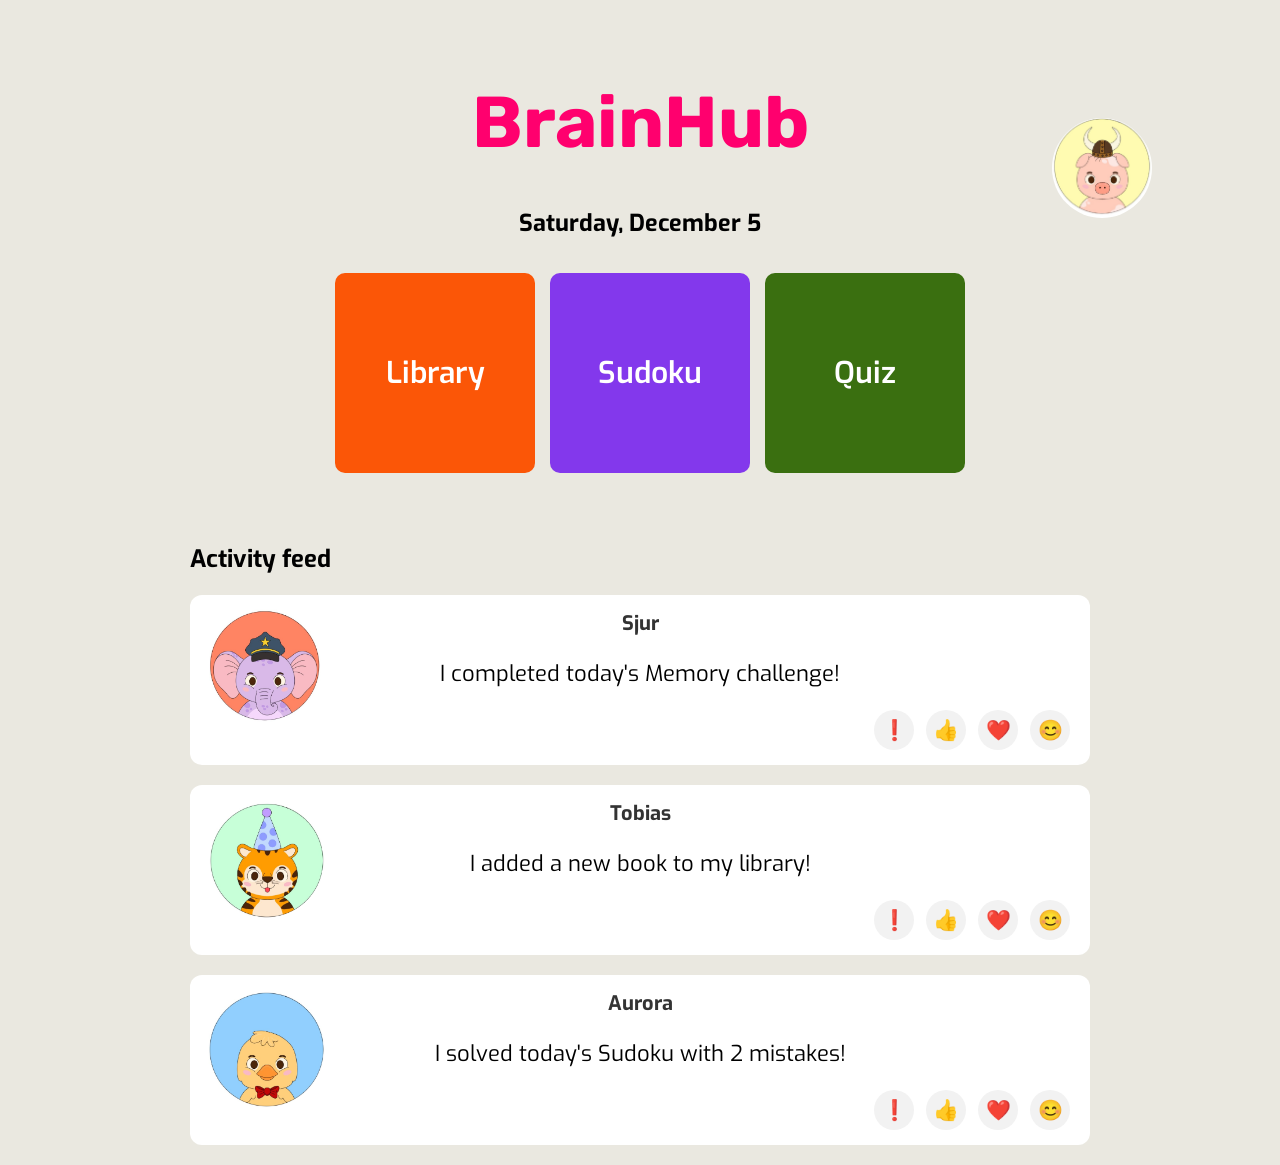
<file: index.html>
<!DOCTYPE html>
<html>
<head>
    <title> Home Page </title>
    <meta charset="UTF-8">
    <link rel = "stylesheet" href ="style.css">
    <link href="https://fonts.googleapis.com/css2?family=Exo:wght@400;600&family=Rubik:wght@700&display=swap" rel="stylesheet">
</head>
<body>
    <header class="top-bar">
        <h1 class="module-title"> BrainHub </h1>
    <div class="profile-container">
        <a href="profile.html">
            <img src="avatar6.png" alt="Profile" class="profile-btn">
        </a>
    </div>
    </header>
    
    <div class="date">
        <h3 id="todaysDate"></h3>
    </div>
    


        <div class = "home-grid">
            <a href="library.html"><button id="libraryBtn">Library</button> </a>
            <a href= "sudoku.html"><button id="sudokuBtn">Sudoku</button></a>
            <a href="quiz.html"><button id="quizBtn">Quiz</button></a>
        
        </div>

    <div class="feedbox">
        <h2 class="feed-title"> Activity feed </h2>
        <div id="feedbox" ></div>
        <!-- Dummy feed fra js her -->
    </div>

    <script src="library.js"></script>
    <script src="main.js"></script>

</body>    
</html>
</file>
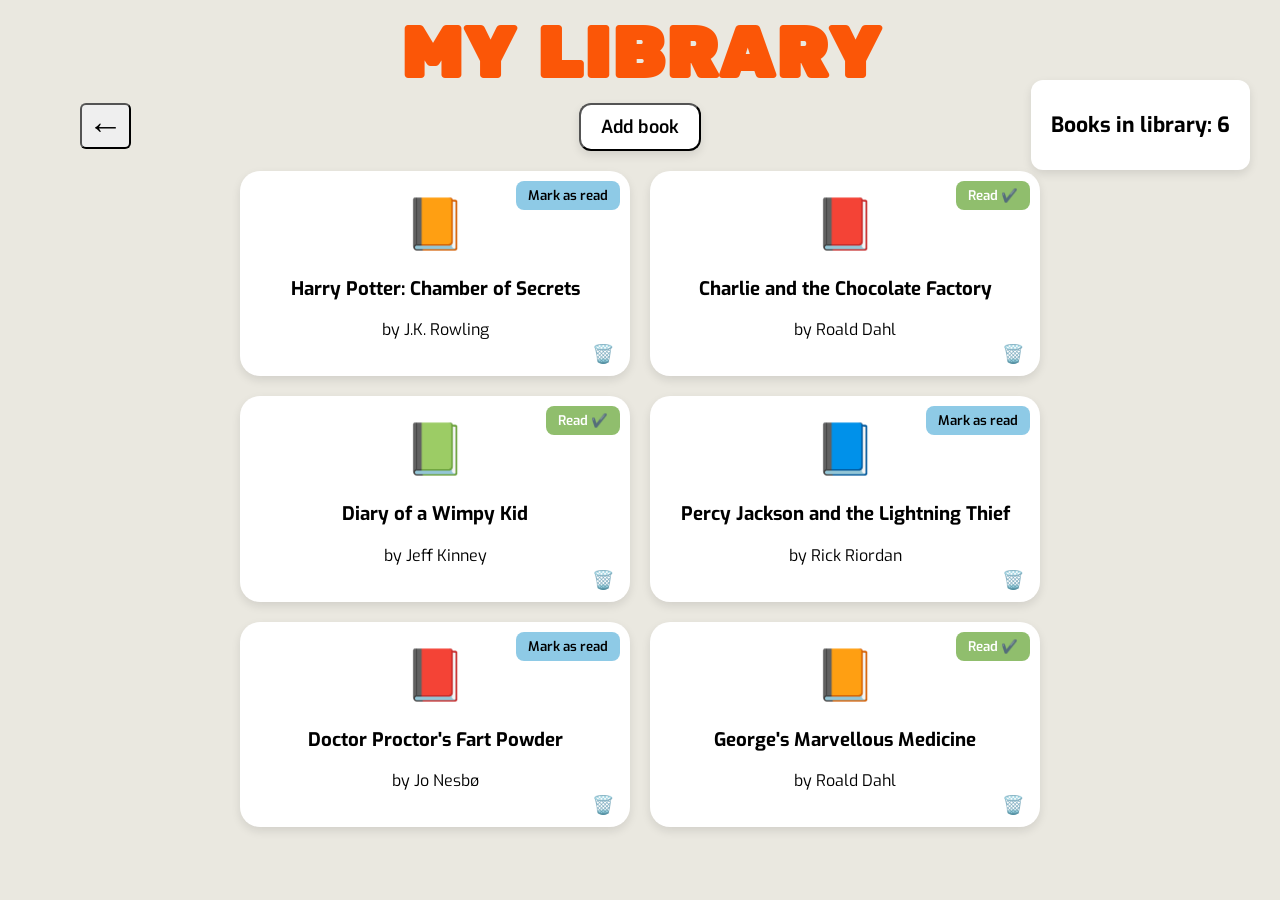
<file: library.html>
<!DOCTYPE html>
<html>
<head>
    <title> Library page </title>
    <meta charset="UTF-8">
    <link rel = "stylesheet" href ="style.css">
    <link href="https://fonts.googleapis.com/css2?family=Exo:wght@400;600&family=Rubik+One&display=swap" rel="stylesheet">    
</head>

<body class="library-page">
    
    <div id="readCounterBox">
        <h3> Books in library: <span id="totalBooks"> 0 </span></h3>
    </div>


    

    <div class="title-box">
        <h1> MY LIBRARY </h1>
        <a href="index.html"> <button class="backBtn" id="backBtn"> ← </button> </a>
    </div>

    <div id="addBookBtnContainer">
        <button id="addBookBtn">Add book</button>
    </div>

    <div id="addBookPopup" class="popup">
        <div class="popup-content">
            <h3>Add a New Book</h3>
            <input type="text" id="bookTitle" placeholder="Title">
            <input type="text" id="bookAuthor" placeholder="Author">
            <input type="text" id="bookCover" placeholder="Cover (emoji or text)">
            <div style="margin-top:10px;">
                <button id="saveBookBtn">Save</button>
                <button id="cancelBtn">Cancel</button>
            </div>
        </div>
    </div>

    <div id="libraryList"></div>
    <script src="library.js"></script>


</body>
</html>
</file>
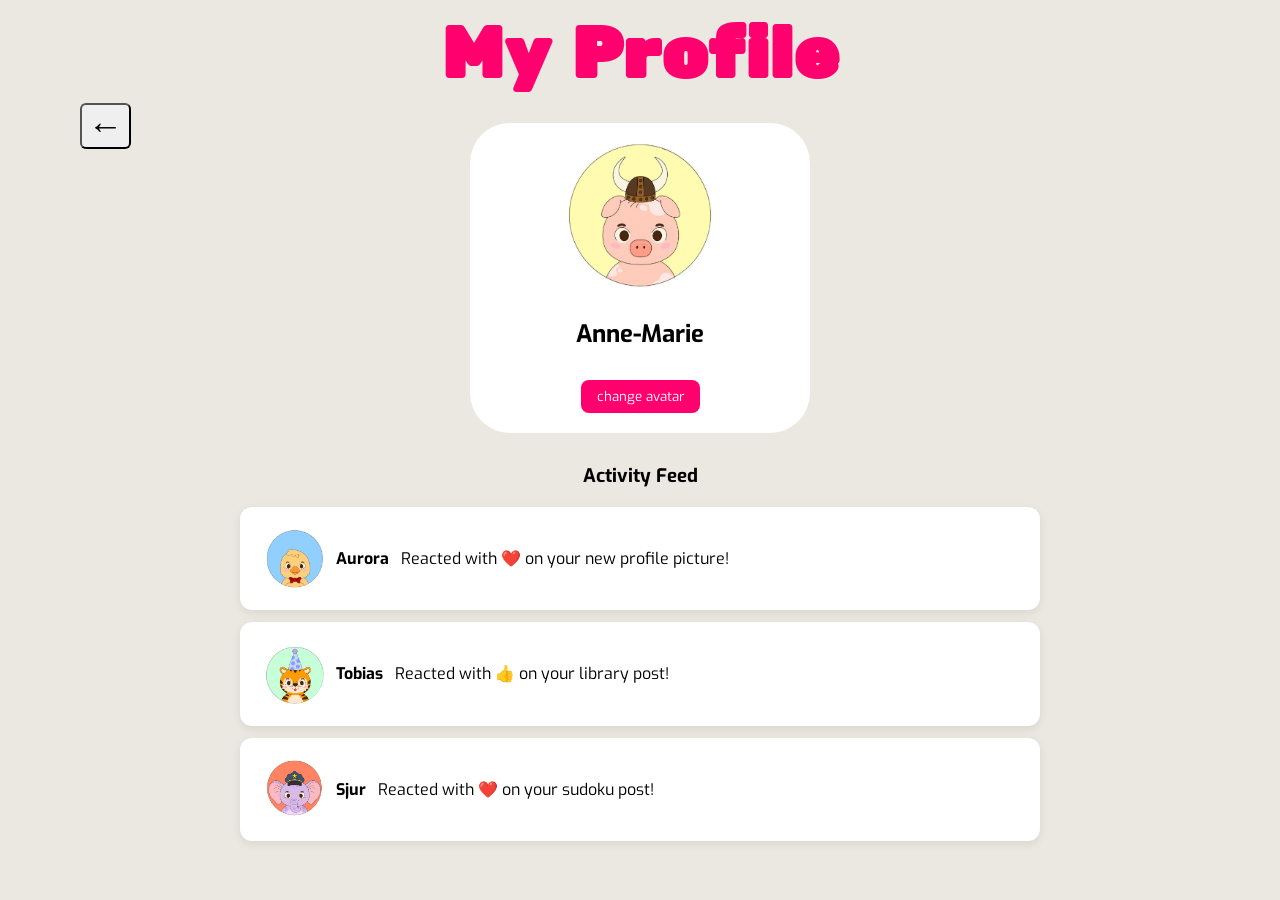
<file: profile.html>
<!DOCTYPE html>
<html>
<head>
    <title> Profile page</title>
    <link rel = "stylesheet" href="style.css">
    <link href="https://fonts.googleapis.com/css2?family=Exo:wght@200;400&family=Rubik+One&display=swap" rel="stylesheet">
</head>

<body class="profile-page">

    <div class="title-box">
        <h1> My Profile</h1>
        <a href="index.html">
            <button class="backBtn" id="backBtn"> ← </button>
        </a>
    </div>

    <div class="profile-card">
        <img id="profilePic" src="avatar6.png">
        <h2 id="username"> Anne-Marie </h2>
        <button id="changePic" class="profileBtn"> change avatar</button>
    </div>
    

    <div class="feed-container">
        <h3>Activity Feed </h3>

        <div id="feedbox" class="feed-box">

        </div>
    </div>

    <script src="profile.js"></script>
</body>
</html>
</file>
<file: style.css>
.module-title {
    font-family: 'Rubik One', 'Rubik', sans-serif !important;
}

.top-bar {
    display: flex;
    justify-content: center;
    align-items: center;
    padding: 10px 20px;
    background-color:#eae8e0;
    position: relative;
    margin-top: 50px;
}

.top-bar h1{
    font-family:inherit ;
    margin: 0;
    font-family: 'Rubik One', 'Rubik', sans-serif;
    font-size: 72px;
    margin-top: 20px;
    margin-bottom: 10px;
    color: #ff006e;
    text-align: center;
    flex: 1;
}

.top-bar a {
    position:absolute;
    right: 20px;
}

.profile-btn {
    height: 100px;
    width: 100px;
    background-color: none;
    border: none;
    font-size: 28px;
    cursor: pointer;
    transition: transform 0.1s ease;
    border-radius: 60px;
    margin-top: 0px;
    object-fit: cover;
    margin-right: 100px;
}

.profile-btn:hover {
    transform: scale(1.1);
}
h1 {
  font-family: 'Rubik One', 'Rubik', sans-serif;
  font-size: 72px;
  color: #ff006e;
  text-shadow: #04103c;
  margin: 0;
  padding: 0;
}

.date {
    font-size: 20px;
}

body {
    text-align: center;
    background-color: #eae8e0;
    font-family: 'Exo', sans-serif;
}

.title-box {
    text-align: center;
    display: inline-block;
    padding: 3px;
    border-radius: 6px;
}

.answer-box {
    border-radius: 6px;
    text-align: center;
    border: 2px solid blue;
    padding: 8px;
    background-color: darkorange;
}

.home-grid {
    display: grid;
    grid-template-columns: repeat(3, 200px);
    grid-template-rows: repeat(1,200px);
    gap: 15px;
    justify-content: center;
    align-content: center;
    margin: 0 auto;
    margin-top: 0px;
    margin-bottom: 80px;
}

.home-grid a {
    text-decoration: none;
    color: inherit;
}

.home-grid button{
    display: flex;
    justify-content: center;
    align-items: center;
    text-align: center;
    border: none;
    font-size: 30px;
    font-weight: 600;
    border-radius: 10px;
    padding: 20px;
    gap: 20px;
    margin: 10px;
    font-family: 'Exo', sans-serif;
    cursor: pointer;
    transition: transform 0.1s ease, opacity 0.2s ease;
    aspect-ratio: 1/1;
    width: 200px;
}

#libraryBtn {
    background-color: #fb5607;
    color: white;
}

#quizBtn {
    background-color: #3a6f10;
    color: white;
}

#sudokuBtn {
    background-color:#8338ec ;
    color: white;
}

#memoryBtn {
    background-color: #ff006e;
    color: white;
}

.home-grid button:hover {
    opacity: 0,85;
    transform: scale(1.05);
}

/*feedbox*/

.feedbox {
    width: 90%;
    max-width: 900px;
    margin: 20px auto;
    text-align: center;
}

.feed-title {
    text-align: left;
}

.feed-entry {
    /*display: flex;*/
    position:relative;
    background-color: white;
    border-radius: 12px;
    box-shadow: 0 2px 4px rgba(0,0,0,0,1);
    padding: 15px 20px;
    margin-bottom: 20px;
    font-family: 'Exo', sans-serif;
    font-size: 22px;
}

.avatar {
    width: 120px;
    height: 120px;
    border-radius: 50%;
    position: absolute;
    top: 13px;
    left: 15px;
    object-fit: cover;
}

.feed-entry h4 {
    margin: 0 0 5px 0;
    font-size: 20px;
    color: #333;
}

.feed-time {
    position: absolute;
    top: 12px;
    right: 16px;
    font-size: 17px;
    color:#777;
}

.reactions {
    display: flex;
    gap: 12px;
    margin-top: 15px;

    justify-content: flex-end;
    margin-top: 10px;
}

.reaction-btn {
    font-family: "Segoe UI Emoji", "Apple Color Emoji", "Noto Color Emoji", sans-serif !important;
    background: #f2f2f2;
    border: none;
    border-radius: 50%;
    width: 40px;
    height: 40px;
    font-size: 20px;
    line-height: 1;
    cursor: pointer;
    transition: 0.2s;
}

.reaction-btn:hover{
    transform: scale(1.15);
    background: #e4e4e4;
}

/*SUDOKU*/
.sudoku-page .title-box h1 {
    font-family: 'Rubik One', 'Rubik', sans-serif;
    font-size: 72px;
    margin-bottom: 10px;
    color: #8338ec;
    /*text-shadow: 2px 2px 4px #04103c;*/
    text-align: center;
}

.backBtn {
    position: absolute;
    border-radius: 6px;
    font-size: 35px;
    text-align: center;
    top: 103px;
    left: 80px;
}

.backBtn:hover {
    background-color: rgb(224, 181, 181);
}

.sudoku-board {
    display: grid;
    grid-template-columns: repeat(9, 40px);
    grid-template-rows: repeat(9, 40px);
    gap:0;
    justify-content: center;
    margin: 20px auto;
}

/*sudoku-celler*/

.sudoku-page {
    position:relative;

}
.sudoku-board .tile {
    width: 40px;
    height: 40px;
    font-size: 22px;
    display: flex;
    justify-content: center;
    align-items: center;
    border: 1px solid #444;
    background-color: #f9f9f9;
    font-family: 'Exo', sans-serif;
    cursor: pointer;
    user-select: none;
}

.tile-start {
    background-color: #e0e0e0;
    font-weight: bold;
}

.sudoku-board input {
    border-top: 1px solid #444;
    border-left: 1px solid #444;
    border-right: 1px solid #444;
    border-bottom: 3px solid #444;
}

.horizontal-line {
    border-bottom: 3px solid black !important;
}

.vertical-line {
    border-right: 3px solid black !important;
}

#digits {
    width: 500px;
    height: 50px;
    margin: 0 auto;
    display: flex;
    flex-wrap: wrap;
    justify-content: center;
}

.number {
    width: 48px;
    height: 48px;
    border: 1px solid black;
    margin: 2px;
    border-radius: 6px;
    background-color: rgb(208, 197, 219);

    font-size: 20px;
    font-weight: bold;
    display: flex;
    justify-content: center;
    align-items: center;
}

.number:hover {
    background-color: rgb(161, 116, 204);
}
.number-selected {
    background-color: rgb(161, 116, 204);
}

.tile:hover {
    background-color: #ddd;
}

.tile-selected {
    background-color: #cce0ff !important;
}


.thick-top {
    border-top: 3px solid black !important;
}

.thick-left {
    border-left: 3px solid black !important;
}

.error{
    background-color: red !important;
}

.popup {
    position: fixed; /*overlay*/
    top: 0; 
    left: 0;
    width: 100%; 
    height: 100%;
    display: flex;
    justify-content: center;
    align-items: center;
    background-color: rgba(0,0,0,0.5);
    opacity: 0;
    pointer-events: none;
    transition: opacity 0.3s ease;
    z-index: 1000;
}

.popup.visible {
  opacity: 1;
  pointer-events: auto; /*clickable*/
}

.popup-content {
  background-color: white;
  padding: 20px 40px;
  border-radius: 12px;
  text-align: center;
  font-family: 'Exo', sans-serif;
  min-width: 300px;
}

.closeBtn {
    background-color: skyblue;
    font-family: 'Exo', sans-serif;
    border-radius: 8px;
    padding: 5px 30px;
}

.shareBtn {
    background-color: rgb(53, 170, 150);
    font-family: 'Exo', sans-serif;
    border-radius: 8px;
    padding: 15px 30px;
    gap: 30px;
}

.sudoku-rules {
    position: absolute;
    top: 150px;
    right: 85px;
    width: 400px;
    background-color: #f9f9f9;
    border: 1px solid #ccc;
    border-radius: 8px;
    padding: 10px;
    font-size: 18px;
    font-weight: 400;
    color: #333;
    box-shadow: 0 2px 6px rgba(0,0,0,0.1);
}

.sudoku-rules h3 {
    margin-top: 0;
    font-size: 25px;
    text-align: center;
}

.sudoku-rules ul {
    padding-left: 20px;
}

.autoComplete {
    position: absolute;     /* Plasseres over brettet */
    top: 10px;              /* Øverst til venstre */
    left: 10px;
    font-size: 12px;        /* Liten tekst */
    padding: 4px 8px;       /* Kompakt knapp */
    border-radius: 5px;
    background-color: #eee; /* Lys, nøytral */
    border: 1px solid #ccc;
    cursor: pointer;
    opacity: 0.7;           /* Diskret */
    z-index: 10;            /* Sørg for at den ligger over brettet */
}

.autoComplete:hover {
    opacity: 1;             /* Litt mer synlig når man hover */
    background-color: #ddd;
}
/*LIBRARY PAGE*/

.library-page .title-box h1 {
    font-family: 'Rubik One', sans-serif;
    font-size: 72px;
    color: #fb5607; /* eller hva du vil */
    text-align: center;
}

#libraryList {
    display: grid;
    grid-template-columns: repeat(2, minmax(280px, 1fr));
    gap: 20px;
    padding: 20px;
    max-width: 800px;
    margin: 0 auto;

}

.book-card {
    position: relative;
    background:white;
    padding: 20px;
    border-radius: 20px;
    box-shadow: 0 4px 10px rgba(0,0,0,0.1);
    text-align: center;
    font-family: 'Exo', sans-serif;
}

.book-cover {
    font-size: 50px;
    margin-bottom: 10px;
}

.readBtn {
    position: absolute;
    top: 10px;
    right: 10px;
    padding: 6px 12px;
    background-color: #8ecae6;
    border: none;
    border-radius: 8px;
    cursor: pointer;
    font-family: 'Exo', sans-serif;
    font-weight: 600;

}

.readBtn.read {
    background-color: #90be6d;
    color: white;
    position: absolute;
}

.removeBtn {
    position: absolute;
    background: none;
    border: none;
    border-radius: 4px;
    right:10px;
    bottom:10px;
    font-size: 18px;
    cursor: pointer;
}
.removeBtn:hover {
    background-color: #e60000;
}

#readCounterBox {
    position: absolute;
    right: 30px;
    top: 80px;
    background: #fff;
    padding: 10px 20px;
    border-radius: 12px;
    box-shadow: 0 4px 10px rgba(0,0,0,0.1);
    font-family: 'Exo', sans-serif;
    font-size: 18px;

    z-index: 100;
}

#addBookBtn {
    background: #fff;
    padding: 10px 20px;
    border-radius: 12px;
    box-shadow: 0 4px 10px rgba(0,0,0,0.1);
    font-family: 'Exo', sans-serif;
    font-size: 18px;
    font-weight: 600;
    display: inline-block;
    cursor:pointer;
}

#addBookBtn:hover {
    background-color: #f47f49;
}

/* Popup overlay */
.popup {
    position: fixed;
    top: 0;
    left: 0;
    width: 100%;
    height: 100%;
    background: rgba(0,0,0,0.5);
    display: none; /* skjult som default */
    justify-content: center;
    align-items: center;
    z-index: 9999;
}

.popup.visible {
    display: flex; /* vis popup når klassen 'visible' legges til */
}

/* Popup innhold */
.popup-content {
    background: white;
    padding: 20px;
    border-radius: 12px;
    width: 300px;
    text-align: center;
    font-family: 'Exo', sans-serif;
}

/* Inputfelt i popup */
.popup-content input {
    width: 100%;
    padding: 5px;
    margin-bottom: 10px;
    border-radius: 6px;
    border: 1px solid #ccc;
    font-family: 'Exo', sans-serif;
}

/* Knappene i popup */
.popup-content button {
    padding: 6px 12px;
    border: none;
    border-radius: 8px;
    cursor: pointer;
    font-family: 'Exo', sans-serif;
    font-weight: 600;
}

.popup-content button:hover {
    opacity: 0.9;
}



/*PROFILE PAGE*/
.profile-page .title-box h1 {
    font-family: 'Rubik One', sans-serif;
    font-size: 72px;
    text-align: center;
    color: #ff006e;
}

.profile-card {
    background-color: #fff;
    width: 300px;
    padding: 20px;
    border-radius: 40px;
    text-align: center;
    flex-direction:column;
    align-items: center;
    gap: 10px;
    margin: 20px auto;
    font-family: 'Exo', sans-serif; ;
}

#profilePic {
    height: 150px;
    width: 150px;
    border-radius: 40px;
    object-fit: cover;
}

.profileBtn {
    margin-top: 10px;
    padding: 8px 16px;
    border-radius: 8px;
    border: none;
    background-color: #ff006e;
    color: white;
    font-family: 'Exo', sans-serif;
    cursor: pointer;
}

.profileBtn:hover {
    transform: scale(1.15);
}


.profile-info h2 {
    font-family: 'Exo', sans-serif;
    font-size: 32px;
}

.feed-container {
    width: 90%;
    max-width: 800px;
    margin: 30px auto;
}

.feed-card {
    background: #fff;
    padding: 20px 24px;
    margin: 12px 0;
    border-radius: 12px;
    box-shadow: 0 3px 10px rgba(0,0,0,0.08);
    display: flex;
    align-items: center;
    gap: 12px;
    font-family: 'Exo', sans-serif;
    animation: fadeIn 0.3s ease-out;
}

.feed-icon {
    font-size: 15px;
}

.feed-text {
    font-size: 15px;
    color: #333;
    line-height: 1.3;
}

/* smooth intro animation */
@keyframes fadeIn {
    from { opacity: 0; transform: translateY(5px); }
    to { opacity: 1; transform: translateY(0); }
}

.statsBox {
    position: absolute;
    top: 120px;
    right: 40px;

    background: white;
    width: 260px;
    padding: 20px;
    border-radius: 12px;
    box-shadow: 0 4px 10px rgba(0,0,0,0.1);
    font-family: 'Exo', sans-serif;
}

.feed-box p {
    margin: 8px 0;
}


/* Reaction popup styling */
.reaction-popup {
    position: fixed;          /* popper over alt innhold */
    top: 20px;                /* litt ned fra toppen */
    right: 20px;              /* litt inn fra høyre kant */
    background-color: #fffae6; /* lys gul bakgrunn */
    color: #333;              /* mørk tekst for kontrast */
    border: 1px solid #ffd700; /* gyllen kant */
    border-radius: 8px;
    padding: 12px 16px;
    font-family: 'Rubik', sans-serif;
    font-size: 14px;
    font-weight: 500;
    box-shadow: 0 4px 12px rgba(0,0,0,0.2);
    z-index: 1000;            /* over alt annet innhold */
    opacity: 0;
    transform: translateY(-10px);
    animation: slideInFade 0.3s forwards, fadeOut 2s 1.5s forwards;
}

/* Slide in + fade animation */

@keyframes slideInFade {
    to {
        opacity: 1;
        transform: translateY(0);
    }
}

/* Fade out after 2s delay */
@keyframes fadeOut {
    to {
        opacity: 0;
    }
}

/* Avatar selection panel */
#avatarPanel {
    display: flex;
    flex-wrap: wrap;
    gap: 12px;
    justify-content: center;
    margin-top: 15px;
}

#avatarPanel img {
    width: 60px;
    height: 60px;
    border-radius: 50%;
    cursor: pointer;
    border: 2px solid transparent;
    transition: transform 0.2s, border-color 0.2s;
}

#avatarPanel img:hover {
    transform: scale(1.15);
    border-color: #8338ec; /* matcher knappefargen */
}

.feed-avatar {
    width: 60px;
    height: 60px;
    border-radius: 50%;
    object-fit: cover;
    /* fjern absolute for å bruke flexbox */
}

/*QUIZ*/

/* Quiz page styles scoped under .quiz-container */

.quiz-page .title-box h1 {
    font-family: 'Rubik One', 'Rubik', sans-serif;
    font-size: 72px;
    margin-bottom: 10px;
    color: #3a6f10;
    /*text-shadow: 2px 2px 4px #04103c;*/
    text-align: center;

}
.quiz-container {
    max-width: 600px;
    margin: 0 auto;
    background-color: white;
    padding: 20px 30px;
    border-radius: 12px;
    box-shadow: 0 4px 10px rgba(0,0,0,0.1);
    font-family: 'Exo', sans-serif;
    text-align: center;
    margin-top: 30px;
}

.quiz-container .question {
    margin-bottom: 20px;
    text-align: center;
}

.quiz-container .question button {
    margin-top: 5px;
    padding: 6px 12px;
    border-radius: 8px;
    border: none;
    background-color: #3a6f10;
    color: white;
    cursor: pointer;
    font-family: 'Exo', sans-serif;
}

.quiz-container .question button:hover {
    background-color: #1a3505;
}

.quiz-container .question .answer {
    display: none;
    margin-top: 8px;
    color: #333;
}


.quiz-wrapper {
    display: flex;
    justify-content: center;
    align-items: flex-start;
    gap: 30px; /* space between quiz and score box */
    max-width: 1000px;
    margin: 30px auto;
    flex-wrap: wrap;

}



.score-box {
    width: 88%;
    margin: 40px auto 10px auto;

    background-color:#3a6f10;
;
    padding: 10px;
    border-radius: 8px;
    box-shadow: 0 2px 6px rgba(0,0,0,0.2);

    text-align: center;
}


.score-box h2 {
    font-size: 24px;
    color: #f8f7fc;
    margin-bottom: 10px;
}


.score-box p {
    font-size: 16px;
    color: #faf6f6;
    margin-bottom: 15px;
}

.score-box .score-buttons {
    display: flex;
    justify-content: center;
    gap: 10px;
    flex-wrap: wrap;
}

.score-buttons button {
    background-color: #ffffff;
    color: 3a6f10;
    border: none;
    border-radius: 8px;
    padding: 8px 16px;
    cursor: pointer;
    font-family: 'Exo', sans-serif;
    font-weight: 600;
    transition: transform 0.1s, background-color 0.2s;
}


.score-buttons button:hover {
    background-color: #1a3505;

}
</file>
